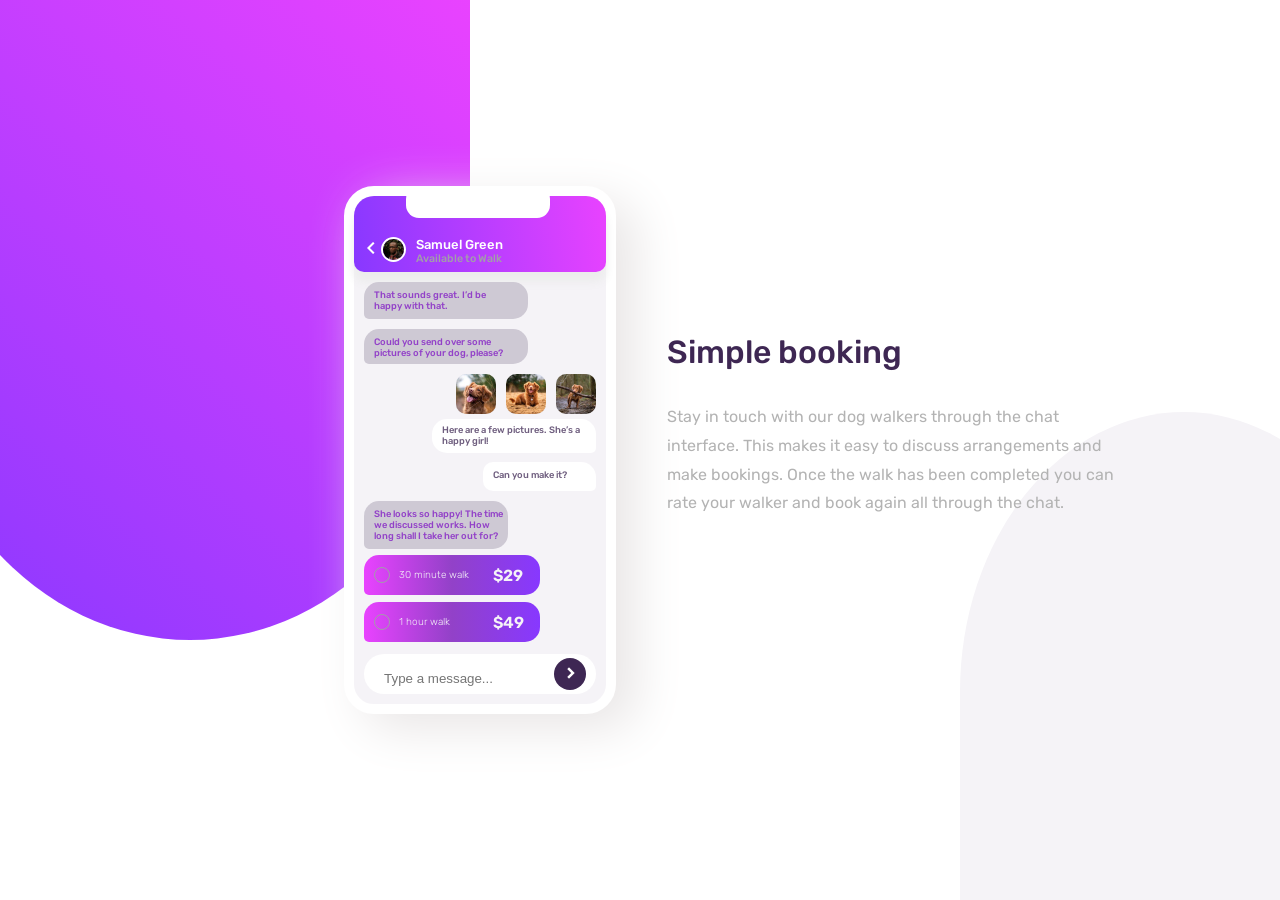
<file: index.html>
<!DOCTYPE html>
<html lang="en">

<head>
  <meta charset="UTF-8">
  <meta name="viewport" content="width=device-width, initial-scale=1.0">
  <link rel="stylesheet"
    href="https://fonts.googleapis.com/css2?family=Material+Symbols+Outlined:opsz,wght,FILL,GRAD@20..48,100..700,0..1,-50..200" />
  <!-- displays site properly based on user's device -->

  <link rel="icon" type="image/png" sizes="32x32" href="./images/favicon-32x32.png">
  <link rel="stylesheet" href="style.css">

  <title>Frontend Mentor | [Challenge Name Here]</title>

  <!-- Feel free to remove these styles or customise in your own stylesheet 👍 -->

  </style>
</head>

<body>
  <main class="main">
    <div class="violet">
      <div class="sub-violet">
        <div class="headedPhone">

          <div class="samuel">
            <span class="material-symbols-outlined">
              arrow_back_ios
            </span>
            <img src="images/avatar.jpg" height="25rem" alt="">
            <div class="info">
              <h1>Samuel Green</h1>
              <h6> Available to Walk</h6>
            </div>
          </div>

        </div>

        <div class="secondSec">
          <h6 class="one ps"> That sounds great. I’d be <br> happy with that.</h6>
          <h6 class="two ps">Could you send over some <br> pictures of your dog, please?</h6>
        </div>

        <div class="thirdSec">
          <div class="imgWrapper">
            <img src="images/dog-image-1.jpg" height="40rem" alt="">
            <img src="images/dog-image-2.jpg" height="40rem" alt="">
            <img src="images/dog-image-3.jpg" height="40rem" alt="">
          </div>

          <h6 class="three">Here are a few pictures. She’s a happy girl!</h6>
          <h6 class="fourth"> Can you make it?</h6>
        </div>

        <div class="fourthSec">
          <h6 class="fifth">She looks so happy! The time <br> we discussed works. How <br> long shall I take her out
            for?
          </h6>
          <div class="oneList">
            <div class="radius"></div>
            <h4>
              30 minute walk
            </h4>
            <span>$29</span>
          </div>

          <div class="twoList">
            <div class="radius"></div>
            <h4>
              1 hour walk
            </h4>
            <span>$49</span>
          </div>
        </div>


        <input type="text" placeholder="Type a message...">
        <div class="divide">
          <span class="material-symbols-outlined">
            chevron_right
          </span>
        </div>
      </div>
    </div>

    <div class="sub-blue">
      <h1>Simple booking</h1>
      <p> Stay in touch with our dog walkers through the chat <br>interface. This makes it easy to
        discuss arrangements and <br> make bookings. Once the walk has been completed you can <br> rate
        your walker and book again all through the chat.</p>
    </div>
  </main>
</body>

</html>
</file>
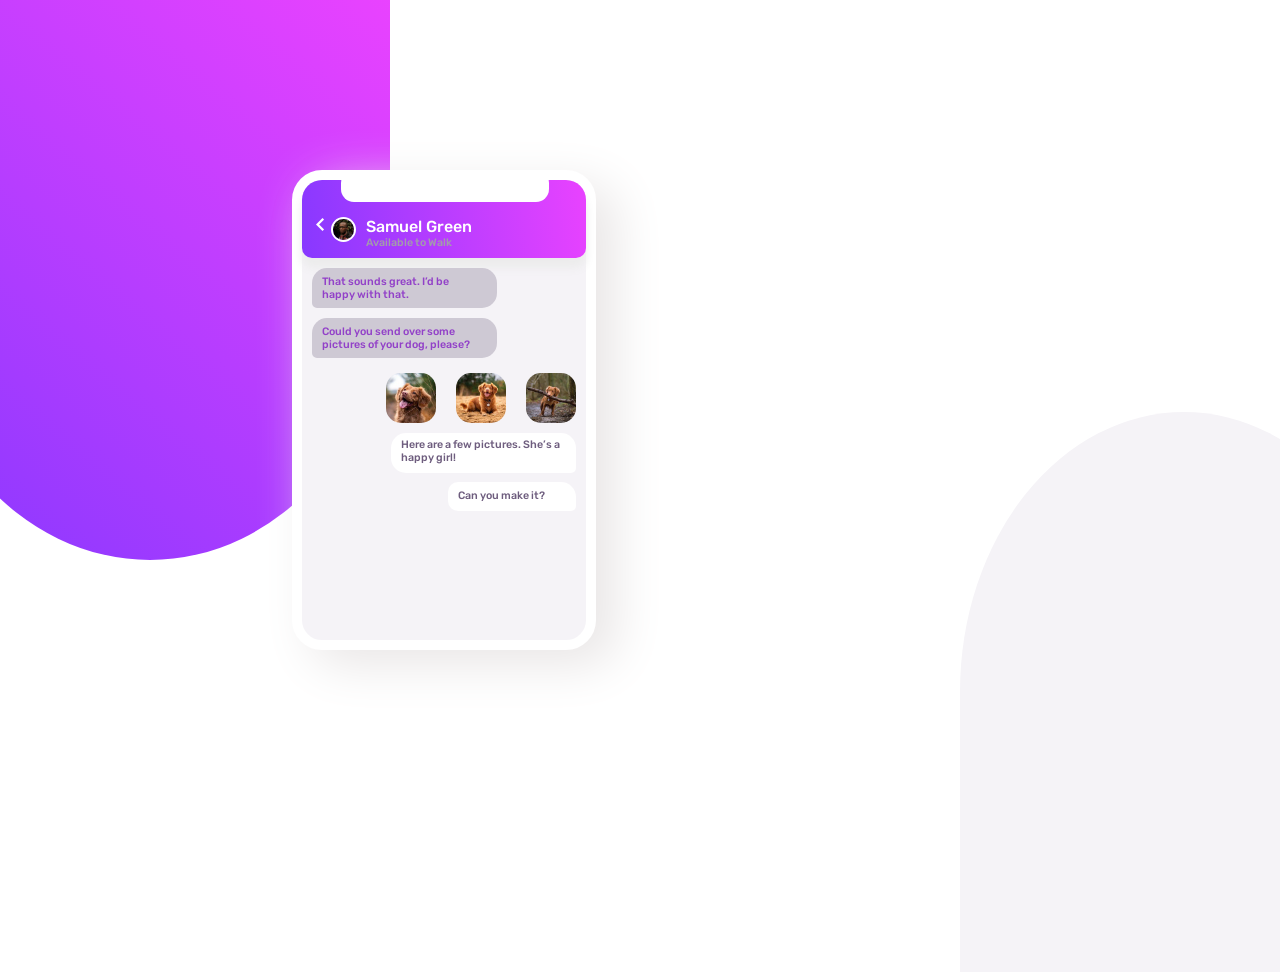
<file: Chat-app-css/index.html>
<!DOCTYPE html>
<html lang="en">

<head>
  <meta charset="UTF-8">
  <meta name="viewport" content="width=device-width, initial-scale=1.0">
  <link rel="stylesheet"
    href="https://fonts.googleapis.com/css2?family=Material+Symbols+Outlined:opsz,wght,FILL,GRAD@20..48,100..700,0..1,-50..200" />
  <!-- displays site properly based on user's device -->

  <link rel="icon" type="image/png" sizes="32x32" href="./images/favicon-32x32.png">
  <link rel="stylesheet" href="style.css">

  <title>Frontend Mentor | [Challenge Name Here]</title>

  <!-- Feel free to remove these styles or customise in your own stylesheet 👍 -->

  </style>
</head>

<body>

  <div class="violet">
    <div class="sub-violet">
      <div class="headedPhone">

        <div class="samuel">
          <span class="material-symbols-outlined">
            arrow_back_ios
          </span>
          <img src="images/avatar.jpg" height="25rem" alt="">
          <div class="info">
            <h1>Samuel Green</h1>
            <h6> Available to Walk</h6>
          </div>
        </div>

      </div>

      <div class="secondSec">
        <h6 class="one ps"> That sounds great. I’d be <br> happy with that.</h6>
        <h6 class="two ps">Could you send over some <br> pictures of your dog, please?</h6>
      </div>

      <div class="thirdSec">
        <div class="imgWrapper">
          <img src="images/dog-image-1.jpg" height="50rem" alt="">
          <img src="images/dog-image-2.jpg" height="50rem" alt="">
          <img src="images/dog-image-3.jpg" height="50rem" alt="">
        </div>

        <h6 class="three">Here are a few pictures. She’s a happy girl!</h6>
        <h6 class="fourth"> Can you make it?</h6>
      </div>
    </div>
  </div>


  <!-- 
 



  

  



  She looks so happy! The time we discussed works. How long shall I take her out for?

  30 minute walk
  $29

  1 hour walk
  $49

  Type a message…

  Simple booking

  Stay in touch with our dog walkers through the chat interface. This makes it easy to
  discuss arrangements and make bookings. Once the walk has been completed you can rate
  your walker and book again all through the chat. -->

  <!-- <div class="attribution">
    Challenge by <a href="https://www.frontendmentor.io?ref=challenge" target="_blank">Frontend Mentor</a>.
    Coded by <a href="#">Your Name Here</a>.
  </div> -->
</body>

</html>
</file>
<file: style.css>
@import url('https://fonts.googleapis.com/css2?family=Rubik:ital,wght@0,300..900;1,300..900&display=swap');

* {
    padding: 0;
    margin: 0;
    box-sizing: border-box;
}

body {
    background-color: hsl(0, 0, 86%);
    font-family: Rubik;
}

.main {
    overflow: hidden;
    min-height: 100vh;
    position: relative;
}

.main::before {
    content: ' ';
    position: absolute;
    top: 0;
    left: -7%;
    width: 35rem;
    height: 40rem;
    background: linear-gradient(220deg, hsl(293, 100%, 63%), hsl(264, 100%, 61%));

    border-bottom-left-radius: 50%;
    border-bottom-right-radius: 50%;

}

.main::after {
    content: ' ';
    position: absolute;
    bottom: -8%;
    right: -10%;
    width: 28rem;
    height: 35rem;
    background-color: hsl(270, 20%, 96%);

    transform: rotate(180deg);
    border-bottom-left-radius: 75%;
    border-bottom-right-radius: 75%;
    z-index: -1;
}

.violet {
    position: absolute;
    top: 50%;
    left: 50%;
    transform: translate(-50%, -50%);
    /* background-color: mediumvioletred; */
    width: 57rem;
    height: 35rem;

    display: flex;
    align-items: center;
}

.sub-violet::before {
    content: ' ';
    position: absolute;
    top: -2%;
    left: 20.5%;
    background-color: white;
    width: 9rem;
    height: 2rem;
    border-radius: 13px;
}

.sub-violet {
    position: relative;
    height: 33rem;
    width: 17rem;
    background-color: hsl(270, 20%, 96%);
    border: 10px solid white;
    box-shadow: 20px 15px 50px rgb(233, 230, 230);
    border-radius: 30px;
    z-index: -1;
    margin-left: 10rem;

    /* display: grid;
    grid-template-rows: repeat(9, 1fr); */
}

.headedPhone {
    background: linear-gradient(80deg, hsl(264, 100%, 61%), hsl(293, 100%, 63%));
    width: 100%;
    height: 15%;
    box-shadow: 0 10px 10px rgb(236, 236, 236);

    border-top-left-radius: 20px;
    border-top-right-radius: 20px;
    border-bottom-left-radius: 10px;
    border-bottom-right-radius: 10px;
    /* z-index: 1; */
}

.samuel {
    position: absolute;
    top: 8%;
    left: 5%;
    /* background-color: rebeccapurple; */
    height: 18px;
    display: flex;
    align-items: start;

}

.info h1 {
    font-size: 13px;
    color: white;
    font-weight: 500;
}

.info h6 {
    font-weight: 500;
    /* font-size: 16px; */
    color: hsl(270, 7%, 64%);
}

.samuel span {
    font-size: 14px;
    color: white;
    font-weight: bold;
    margin-top: 3%;
}

.samuel img {
    border-radius: 50%;
    border: 2px solid white;
    margin-right: 10px;

}

.secondSec {
    font-size: 14px;
    font-weight: 400;
    color: hsl(276, 55%, 52%);
    /* grid-area: 3/4; */
}

.one {
    width: 65%;
    height: 2.3rem;
    background-color: hsl(267, 11%, 81%);
    padding: 7px 0 5px 10px;
    margin: 10px 0 0 10px;
    font-weight: 500;

    border-top-left-radius: 15px;
    border-top-right-radius: 15px;
    border-bottom-left-radius: 5px;
    border-bottom-right-radius: 15px;
}

.two {
    width: 65%;
    height: 2.2rem;
    background-color: hsl(267, 11%, 81%);
    padding: 7px 0 5px 10px;
    margin: 10px 0 0 10px;
    font-weight: 500;

    border-top-left-radius: 15px;
    border-top-right-radius: 15px;
    border-bottom-left-radius: 5px;
    border-bottom-right-radius: 15px;
}

.thirdSec {
    position: relative;
    color: hsl(271, 15%, 43%);
    font-size: 14px;
}

.imgWrapper {
    display: flex;
    justify-content: right;
    gap: 10px;
    margin: 10px 10px 0 0;

}

.imgWrapper img {
    border-radius: 10px;

}

.three {
    width: 65%;
    height: 2.1rem;
    padding: 5px 5px 0 10px;
    margin: 5px 10px 0 0;
    font-weight: 500;
    text-align: left;
    background-color: white;


    border-top-left-radius: 15px;
    border-top-right-radius: 15px;
    border-bottom-left-radius: 15px;
    border-bottom-right-radius: 5px;

    position: absolute;
    right: 0;
}



.fourth {
    width: 45%;
    height: 1.8rem;
    padding: 7px 5px 0 10px;
    margin: 5px 10px 0 0;
    font-weight: 500;
    text-align: left;
    background-color: white;


    border-top-left-radius: 10px;
    border-top-right-radius: 15px;
    border-bottom-left-radius: 10px;
    border-bottom-right-radius: 5px;

    position: absolute;
    top: 5.2rem;
    right: 0;
}

.fourthSec {
    position: absolute;
    top: 60%;
    /* background: rebeccapurple; */
    width: 16rem;
    height: 7rem;
    font-size: 14px;

}

.fifth {
    min-width: 45%;
    height: 3rem;
    padding: 7px 5px 0 10px;
    margin: 0 0 0 10px;
    font-weight: 500;
    text-align: left;
    background-color: hsl(267, 11%, 81%);
    color: hsl(276, 55%, 52%);


    border-top-left-radius: 15px;
    border-top-right-radius: 15px;
    border-bottom-left-radius: 5px;
    border-bottom-right-radius: 15px;

    position: absolute;
    top: 0;
    left: 0;
}

.oneList {
    width: 11rem;
    height: 2.5rem;
    margin-left: 10px;
    margin-top: -2%;
    background: linear-gradient(90deg, hsl(293, 100%, 63%), hsl(276, 55%, 52%), hsl(264, 100%, 61%));
    display: flex;
    /* justify-content: center; */
    align-items: center;

    border-top-left-radius: 15px;
    border-top-right-radius: 15px;
    border-bottom-left-radius: 5px;
    border-bottom-right-radius: 15px;

    position: absolute;
    top: 53%;
    left: 0;
}

.oneList h4,
.twoList h4 {
    font-size: 10px;
    font-weight: 300;
    color: hsl(270, 20%, 96%);
    margin-left: .6rem;
}

.oneList span {
    margin-left: 1.5rem;
    font-size: 16px;
    font-weight: 600;
    color: hsl(270, 20%, 96%);

}


.radius {
    width: 1rem;
    height: 1rem;
    border-radius: 50%;
    margin-left: .6rem;
    border: 1px solid hsl(270, 7%, 64%);
}

.twoList {
    width: 11rem;
    height: 2.5rem;
    margin-left: 10px;
    margin-top: -6px;
    background: linear-gradient(90deg, hsl(293, 100%, 63%), hsl(276, 55%, 52%), hsl(264, 100%, 61%));
    display: flex;
    /* justify-content: center; */
    align-items: center;

    border-top-left-radius: 15px;
    border-top-right-radius: 15px;
    border-bottom-left-radius: 5px;
    border-bottom-right-radius: 15px;

    position: absolute;
    top: 96%;
    left: 0;
}

.twoList span {
    margin-left: 2.7rem;
    font-size: 16px;
    font-weight: 600;
    color: hsl(270, 20%, 96%);

}

input {
    position: absolute;
    bottom: 2%;
    left: 4%;
    width: 14.5rem;
    height: 2.5rem;
    color: hsl(206, 6%, 79%);
    outline: none;
    border: none;
    border-radius: 20px;
    padding: 10px 0 0 20px;
}

.dive {
    position: relative;
}

.divide {
    position: absolute;
    bottom: 2.8%;
    right: 8%;
    width: 2rem;
    height: 2rem;
    background: hsl(271, 36%, 24%);
    border-radius: 50%;
    z-index: 1;
}

.divide span {
    color: white;
    font-weight: 700;
    border-radius: 3px;
    font-size: 20px;
    margin: 5px 0 2px 7px;
    transform: translate(180deg);
}

.sub-blue {
    position: absolute;
    top: 37%;
    right: 13%;
    margin-left: 10rem;
}

.sub-blue h1 {
    color: hsl(271, 36%, 24%);
    font-weight: 500;
    margin-bottom: 2rem;
}

.sub-blue p {
    font-size: 16px;
    color: hsl(0, 0%, 70%);
    line-height: 1.8rem;
}

@media (max-width: 375px) {
    .main {
        height: 100%;
        width: 100%;
        overflow: hidden;

    }

    .main::before {
        top: -25%;
        left: -85%;
        width: 25rem;
    }

    .main::after {

        bottom: -40%;
        right: -85%;
        width: 25rem;
    }

    .violet {
        display: flex;
        justify-content: center;
        align-items: center;
    }

    .sub-violet {
        width: 15rem;
    }

    .sub-violet::before {
        top: -.6rem;
        left: 2.4rem;
        width: 9em;
        height: 2rem;
        /* background-color: rebeccapurple; */
    }
}
</file>
<file: Chat-app-css/style.css>
@import url('https://fonts.googleapis.com/css2?family=Rubik:ital,wght@0,300..900;1,300..900&display=swap');

* {
    padding: 0;
    margin: 0;
    box-sizing: border-box;
}

body {
    position: relative;
    background-color: hsl(0, 0, 86%);
    overflow: hidden;
    min-height: 100vh;
    font-family: Rubik;
}

body::before {
    content: ' ';
    position: absolute;
    top: 0;
    left: -7%;
    width: 30rem;
    height: 35rem;
    background: linear-gradient(220deg, hsl(293, 100%, 63%), hsl(264, 100%, 61%));

    border-bottom-left-radius: 50%;
    border-bottom-right-radius: 50%;

}

body::after {
    content: ' ';
    position: absolute;
    bottom: -8%;
    right: -10%;
    width: 28rem;
    height: 35rem;
    background-color: hsl(270, 20%, 96%);

    transform: rotate(180deg);
    border-bottom-left-radius: 75%;
    border-bottom-right-radius: 75%;
    z-index: -1;
}

.violet {
    position: absolute;
    top: 50%;
    left: 50%;
    transform: translate(-50%, -50%);
    /* background-color: mediumvioletred; */
    width: 43.5rem;
    height: 35rem;
}

.violet::before {
    content: ' ';
    position: absolute;
    top: 0;
    left: 7%;
    background-color: white;
    width: 13rem;
    height: 2rem;
    border-radius: 13px;
}

.sub-violet {
    position: relative;
    height: 30rem;
    width: 19rem;
    background-color: hsl(270, 20%, 96%);
    border: 10px solid white;
    box-shadow: 20px 15px 50px rgb(233, 230, 230);
    border-radius: 30px;
    z-index: -1;

    /* display: grid;
    grid-template-rows: repeat(9, 1fr); */
}

.headedPhone {
    background: linear-gradient(80deg, hsl(264, 100%, 61%), hsl(293, 100%, 63%));
    width: 100%;
    height: 17%;
    box-shadow: 0 10px 10px rgb(236, 236, 236);

    border-top-left-radius: 20px;
    border-top-right-radius: 20px;
    border-bottom-left-radius: 10px;
    border-bottom-right-radius: 10px;
    /* z-index: 1; */
}

.samuel {
    position: absolute;
    top: 8%;
    left: 5%;
    /* background-color: rebeccapurple; */
    height: 18px;
    display: flex;
    align-items: start;

}

.info h1 {
    font-size: 16px;
    color: white;
    font-weight: 500;
}

.info h6 {
    font-weight: 500;
    /* font-size: 16px; */
    color: hsl(270, 7%, 64%);
}

.samuel span {
    font-size: 15px;
    color: white;
    font-weight: bold;
    align-items: start;
}

.samuel img {
    border-radius: 50%;
    border: 2px solid white;
    margin-right: 10px;

}

.secondSec {
    font-size: 16px;
    font-weight: 400;
    color: hsl(276, 55%, 52%);
    /* grid-area: 3/4; */
}

.one {
    width: 65%;
    height: 2.5rem;
    background-color: hsl(267, 11%, 81%);
    padding: 7px 0 5px 10px;
    margin: 10px 0 0 10px;
    font-weight: 500;

    border-top-left-radius: 15px;
    border-top-right-radius: 15px;
    border-bottom-left-radius: 5px;
    border-bottom-right-radius: 15px;
}

.two {
    width: 65%;
    height: 2.5rem;
    background-color: hsl(267, 11%, 81%);
    padding: 7px 0 5px 10px;
    margin: 10px 0 0 10px;
    font-weight: 500;

    border-top-left-radius: 15px;
    border-top-right-radius: 15px;
    border-bottom-left-radius: 5px;
    border-bottom-right-radius: 15px;
}

.thirdSec {
    position: relative;
    color: hsl(271, 15%, 43%);
}

.imgWrapper {
    display: flex;
    justify-content: right;
    gap: 20px;
    margin: 15px 10px 0 10px;

}

.imgWrapper img {
    border-radius: 15px;

}

.three {
    width: 65%;
    height: 2.5rem;
    padding: 5px 5px 0 10px;
    margin: 10px 10px 0 0;
    font-weight: 500;
    text-align: left;
    background-color: white;


    border-top-left-radius: 15px;
    border-top-right-radius: 15px;
    border-bottom-left-radius: 15px;
    border-bottom-right-radius: 5px;

    position: absolute;
    right: 0;
}



.fourth {
    width: 45%;
    height: 1.8rem;
    padding: 7px 5px 0 10px;
    margin: 10px 10px 0 0;
    font-weight: 500;
    text-align: left;
    background-color: white;


    border-top-left-radius: 10px;
    border-top-right-radius: 15px;
    border-bottom-left-radius: 10px;
    border-bottom-right-radius: 5px;

    position: absolute;
    top: 6.2rem;
    right: 0;
}

/* .attribution {
    font-size: 11px;
    text-align: center;
}

.attribution a {
    color: hsl(228, 45%, 44%);
} */

@media (max-width: 375px) {
    body {
        max-width: 100vw;
        max-height: 10vh;
    }

    body::before {
        top: -15%;
        left: -80%;
        width: 30rem;
        height: 35rem;


    }

    body::after {

        bottom: -25%;
        right: -80%;
        width: 28rem;
        /* height: 35rem; */
        background-color: rebeccapurple;



    }
}
</file>
